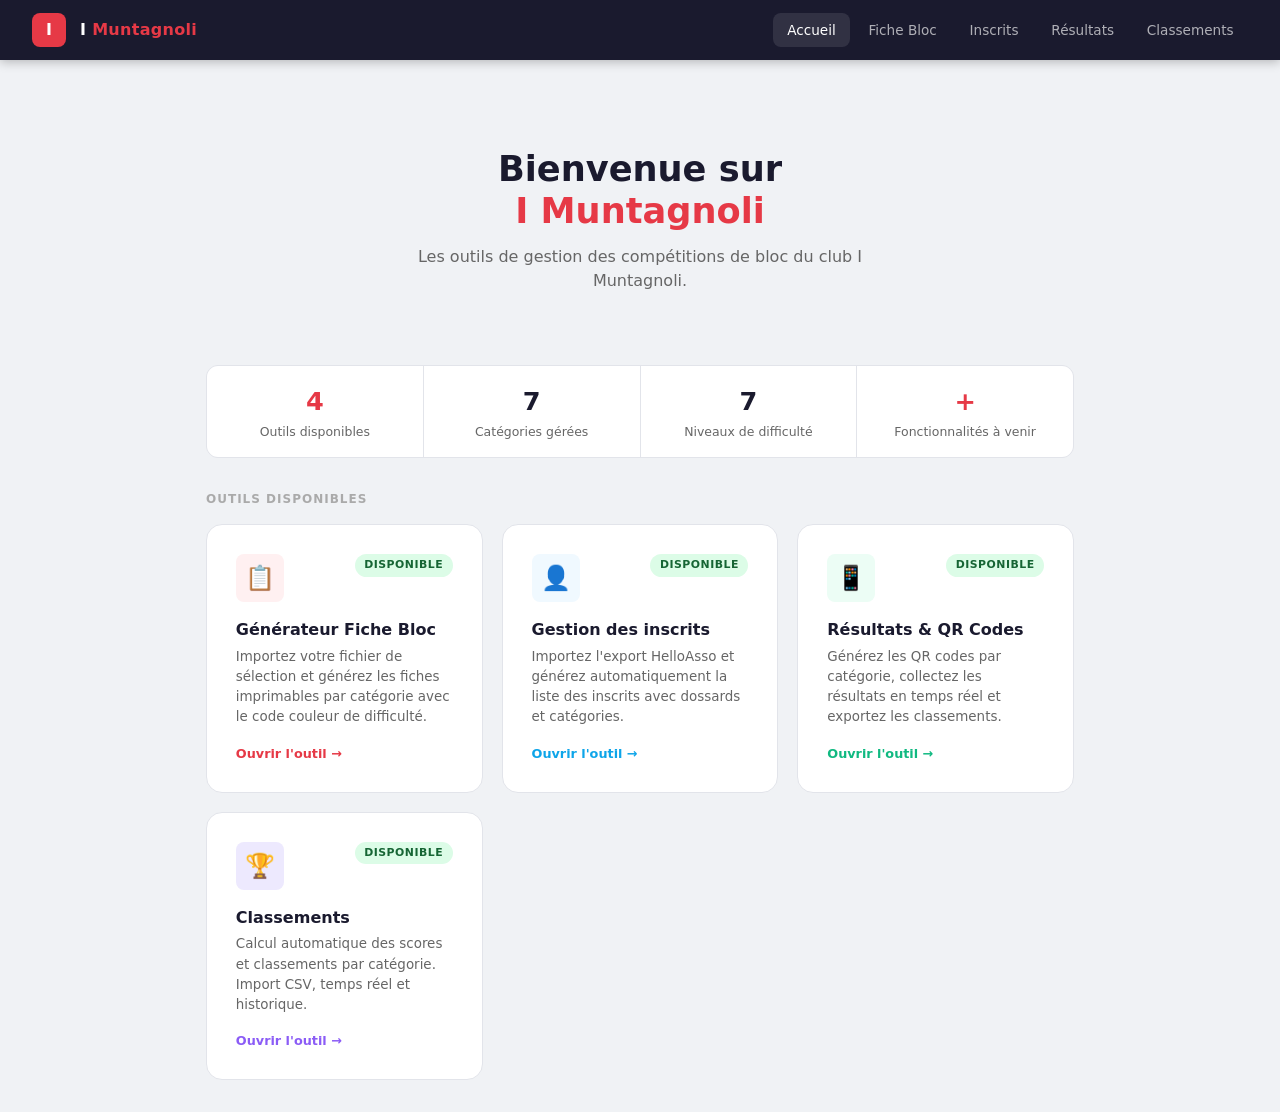
<file: index.html>
<!DOCTYPE html>
<html lang="fr">
<head>
<meta charset="UTF-8">
<meta name="viewport" content="width=device-width, initial-scale=1.0">
<title>I Muntagnoli — Accueil</title>
<link rel="stylesheet" href="styles.css">
<style>
  .hero{text-align:center;padding:3.5rem 1rem 2rem}
  .hero .hero-badge{display:inline-block;background:rgba(230,57,70,0.1);color:var(--accent);font-size:.78rem;font-weight:700;letter-spacing:1px;text-transform:uppercase;padding:.3rem .9rem;border-radius:20px;border:1px solid rgba(230,57,70,0.25);margin-bottom:1.2rem}
  .hero h1{font-size:2.2rem;font-weight:800;color:var(--navy);line-height:1.2;margin-bottom:.8rem}
  .hero h1 span{color:var(--accent)}
  .hero p{font-size:1rem;color:var(--text-muted);max-width:480px;margin:0 auto}
  .app-grid{display:grid;grid-template-columns:repeat(auto-fill,minmax(260px,1fr));gap:1.2rem;margin-top:1rem}
  .app-tile{background:white;border-radius:var(--radius-lg);padding:1.8rem;border:1.5px solid var(--border);text-decoration:none;color:inherit;display:flex;flex-direction:column;gap:1rem;transition:all .2s;position:relative;overflow:hidden}
  .app-tile::before{content:'';position:absolute;top:0;left:0;right:0;height:3px;background:var(--tile-color,var(--accent));opacity:0;transition:opacity .2s}
  .app-tile:hover{border-color:var(--tile-color,var(--accent));box-shadow:var(--shadow-md);transform:translateY(-2px)}
  .app-tile:hover::before{opacity:1}
  .tile-icon{width:48px;height:48px;border-radius:var(--radius-sm);display:flex;align-items:center;justify-content:center;font-size:1.5rem;background:var(--tile-bg,#fff0f1);flex-shrink:0}
  .tile-header{display:flex;align-items:flex-start;justify-content:space-between;gap:.5rem}
  .tile-badge{font-size:.68rem;font-weight:700;letter-spacing:.5px;text-transform:uppercase;padding:.2rem .6rem;border-radius:20px;white-space:nowrap;flex-shrink:0}
  .badge-live{background:#dcfce7;color:#166534}
  .app-tile h3{font-size:1rem;font-weight:700;color:var(--navy);margin-bottom:.3rem}
  .app-tile p{font-size:.84rem;color:var(--text-muted);line-height:1.5}
  .tile-footer{margin-top:auto;display:flex;align-items:center;gap:6px;font-size:.8rem;font-weight:600;color:var(--tile-color,var(--accent))}
  .section-title{font-size:.75rem;font-weight:700;color:var(--text-faint);letter-spacing:1px;text-transform:uppercase;margin-bottom:.8rem;margin-top:2rem}
  .stats-bar{display:flex;gap:1px;background:var(--border);border-radius:var(--radius-md);overflow:hidden;margin-top:2.5rem;border:1px solid var(--border)}
  .stat-item{flex:1;background:white;padding:1rem 1.5rem;text-align:center}
  .stat-item .val{font-size:1.6rem;font-weight:800;color:var(--navy);display:block}
  .stat-item .val span{color:var(--accent)}
  .stat-item .lbl{font-size:.78rem;color:var(--text-muted);margin-top:2px}
  @media(max-width:600px){.hero h1{font-size:1.6rem}.stats-bar{flex-direction:column}.app-grid{grid-template-columns:1fr}}
</style>
</head>
<body>

<header class="app-header">
  <a href="index.html" class="logo">I</a>
  <span class="brand">I <span>Muntagnoli</span></span>
  <nav>
    <a href="index.html" class="active">Accueil</a>
    <a href="fiche-bloc.html">Fiche Bloc</a>
    <a href="inscrits.html">Inscrits</a>
    <a href="resultats.html">Résultats</a>
    <a href="classements.html">Classements</a>
  </nav>
</header>

<div class="container">

  <div class="hero">
    <h1>Bienvenue sur<br><span>I Muntagnoli</span></h1>
    <p>Les outils de gestion des compétitions de bloc du club I Muntagnoli.</p>
  </div>

  <div class="stats-bar">
    <div class="stat-item"><span class="val"><span>4</span></span><div class="lbl">Outils disponibles</div></div>
    <div class="stat-item"><span class="val">7</span><div class="lbl">Catégories gérées</div></div>
    <div class="stat-item"><span class="val">7</span><div class="lbl">Niveaux de difficulté</div></div>
    <div class="stat-item"><span class="val"><span>+</span></span><div class="lbl">Fonctionnalités à venir</div></div>
  </div>

  <div class="section-title">Outils disponibles</div>

  <div class="app-grid">

    <a href="fiche-bloc.html" class="app-tile" style="--tile-color:#e63946;--tile-bg:#fff0f1;">
      <div class="tile-header">
        <div class="tile-icon">📋</div>
        <span class="tile-badge badge-live">Disponible</span>
      </div>
      <div>
        <h3>Générateur Fiche Bloc</h3>
        <p>Importez votre fichier de sélection et générez les fiches imprimables par catégorie avec le code couleur de difficulté.</p>
      </div>
      <div class="tile-footer">Ouvrir l'outil →</div>
    </a>

    <a href="inscrits.html" class="app-tile" style="--tile-color:#0ea5e9;--tile-bg:#f0f9ff;">
      <div class="tile-header">
        <div class="tile-icon">👤</div>
        <span class="tile-badge badge-live">Disponible</span>
      </div>
      <div>
        <h3>Gestion des inscrits</h3>
        <p>Importez l'export HelloAsso et générez automatiquement la liste des inscrits avec dossards et catégories.</p>
      </div>
      <div class="tile-footer">Ouvrir l'outil →</div>
    </a>

    <a href="resultats.html" class="app-tile" style="--tile-color:#10b981;--tile-bg:#ecfdf5;">
      <div class="tile-header">
        <div class="tile-icon">📱</div>
        <span class="tile-badge badge-live">Disponible</span>
      </div>
      <div>
        <h3>Résultats &amp; QR Codes</h3>
        <p>Générez les QR codes par catégorie, collectez les résultats en temps réel et exportez les classements.</p>
      </div>
      <div class="tile-footer">Ouvrir l'outil →</div>
    </a>

    <a href="classements.html" class="app-tile" style="--tile-color:#8b5cf6;--tile-bg:#ede9fe;">
      <div class="tile-header">
        <div class="tile-icon">🏆</div>
        <span class="tile-badge badge-live">Disponible</span>
      </div>
      <div>
        <h3>Classements</h3>
        <p>Calcul automatique des scores et classements par catégorie. Import CSV, temps réel et historique.</p>
      </div>
      <div class="tile-footer">Ouvrir l'outil →</div>
    </a>

  </div>

</div>

</body>
</html>
</file>
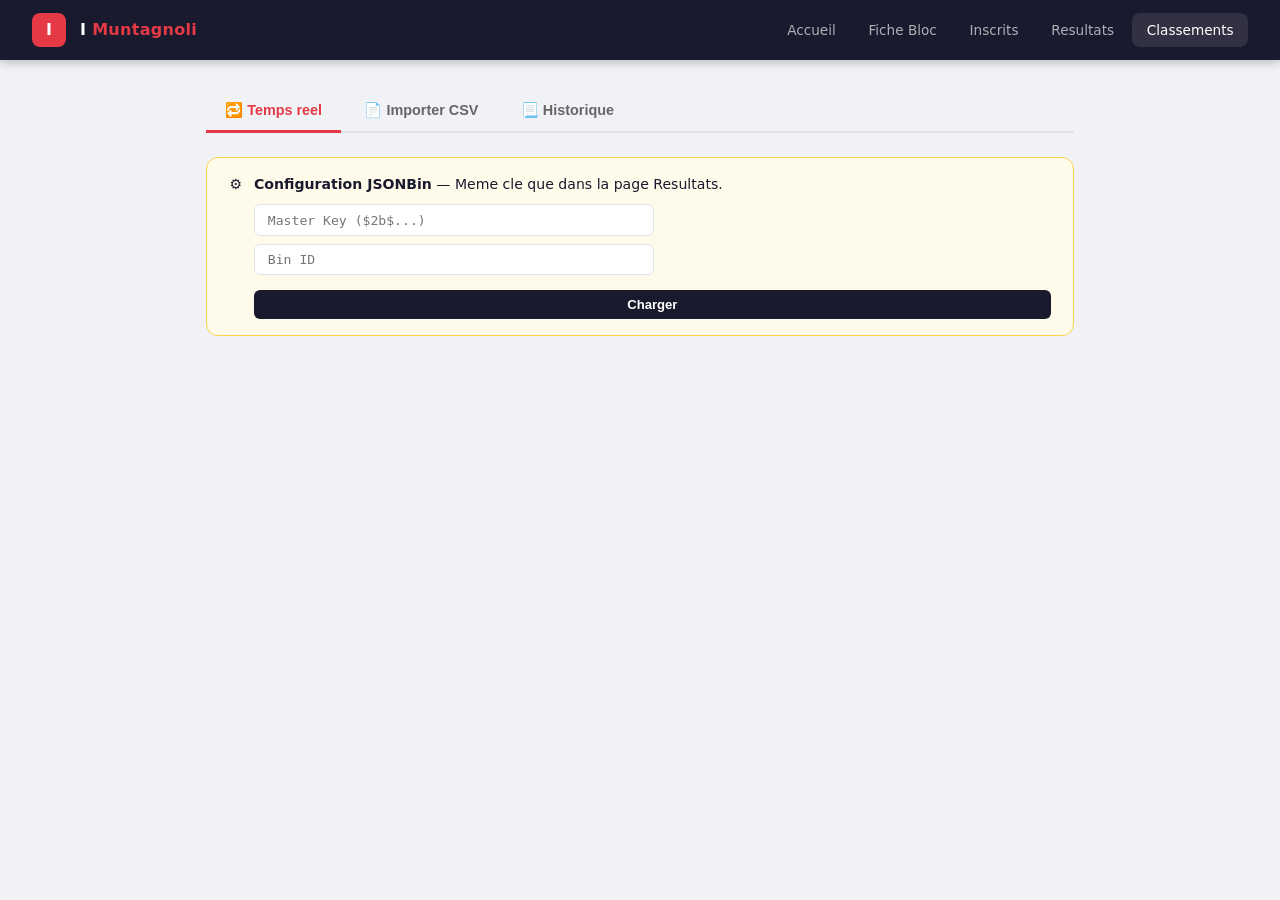
<file: classements.html>
<!DOCTYPE html>
<html lang="fr">
<head>
<meta charset="UTF-8">
<meta name="viewport" content="width=device-width, initial-scale=1.0">
<title>I Muntagnoli - Classements</title>
<link rel="stylesheet" href="styles.css">
<style>
/* ---- Tabs ---- */
.tabs{display:flex;gap:4px;border-bottom:2px solid var(--border);margin-bottom:1.5rem}
.tab{padding:.65rem 1.2rem;border:none;background:none;font-size:.9rem;font-weight:600;color:var(--text-muted);cursor:pointer;border-bottom:3px solid transparent;margin-bottom:-2px;transition:all .15s}
.tab:hover{color:var(--navy)}
.tab.active{color:var(--accent);border-bottom-color:var(--accent)}
.tab-panel{display:none}
.tab-panel.active{display:block}

/* ---- Config ---- */
.config-banner{background:#fffbeb;border:1px solid #fcd34d;border-radius:var(--radius-md);padding:1rem 1.4rem;margin-bottom:1.5rem;display:flex;align-items:flex-start;gap:12px;font-size:.88rem}
.config-banner.ok{background:var(--green-bg);border-color:var(--green-border)}
.config-inputs{display:flex;flex-direction:column;gap:.5rem;margin-top:.6rem}
.config-input{padding:.45rem .8rem;border:1.5px solid var(--border);border-radius:6px;font-size:.82rem;font-family:monospace;outline:none;width:100%;max-width:400px}
.config-input:focus{border-color:var(--accent)}
.btn-config{margin-top:.4rem;padding:.45rem 1.2rem;background:var(--navy);color:white;border:none;border-radius:6px;font-size:.82rem;font-weight:600;cursor:pointer}

/* ---- Import zone ---- */
.import-row{display:grid;grid-template-columns:1fr 1fr;gap:1rem;margin-bottom:1rem}
@media(max-width:640px){.import-row{grid-template-columns:1fr}}
.mini-drop{border:2px dashed var(--border);border-radius:10px;padding:1.2rem 1rem;text-align:center;cursor:pointer;transition:all .2s;background:#fafbfc;font-size:.85rem;color:var(--text-muted)}
.mini-drop:hover{border-color:var(--accent);background:#fff5f5}
.mini-drop .icon{font-size:1.5rem;display:block;margin-bottom:.4rem}
.mini-drop input{display:none}
.mini-drop.loaded{border-color:var(--green-border);background:var(--green-bg);color:var(--green-text)}
.mini-drop .status{font-size:.72rem;margin-top:.3rem;color:#666}

/* ---- Filtres ---- */
.filter-bar{display:flex;gap:.5rem;flex-wrap:wrap;margin-bottom:1.2rem;align-items:center}
.cat-pill{padding:.35rem .9rem;border-radius:20px;border:1.5px solid var(--border);background:white;font-size:.82rem;font-weight:600;cursor:pointer;color:var(--text-muted);transition:all .15s}
.cat-pill:hover{border-color:var(--accent);color:var(--accent)}
.cat-pill.active{border-color:var(--accent);background:var(--accent);color:white}

/* ---- Tableau classement ---- */
.rank-table{width:100%;border-collapse:collapse;font-size:.86rem}
.rank-table thead th{background:var(--navy);color:white;padding:10px 14px;text-align:left;font-size:.75rem;text-transform:uppercase;letter-spacing:.5px;white-space:nowrap}
.rank-table tbody tr{border-bottom:1px solid #f0f0f0;transition:background .1s}
.rank-table tbody tr:hover{background:#f8f9ff}
.rank-table tbody td{padding:10px 14px;vertical-align:middle}
.rank-1 td:first-child{font-size:1.3rem}
.rank-2 td:first-child{font-size:1.2rem}
.rank-3 td:first-child{font-size:1.1rem}
.score-val{font-weight:800;font-size:1rem;color:var(--navy)}
.score-sub{font-size:.75rem;color:var(--text-muted);display:block}
.blocs-bar{display:flex;gap:3px;flex-wrap:wrap;margin-top:4px}
.bloc-chip{display:inline-flex;align-items:center;justify-content:center;width:22px;height:22px;border-radius:5px;font-size:.65rem;font-weight:800;border:1px solid rgba(0,0,0,.1)}
.sexe-badge{display:inline-block;padding:2px 7px;border-radius:4px;font-size:.7rem;font-weight:700}
.sexe-F,.sexe-D{background:#fce7f3;color:#9d174d}
.sexe-H,.sexe-M{background:#dbeafe;color:#1e40af}

/* ---- Stats recap ---- */
.recap-grid{display:grid;grid-template-columns:repeat(auto-fill,minmax(110px,1fr));gap:.8rem;margin-bottom:1.2rem}
.recap-card{background:white;border-radius:var(--radius-sm);padding:.8rem;text-align:center;border:1px solid var(--border)}
.recap-card .val{font-size:1.4rem;font-weight:800;color:var(--navy);display:block}
.recap-card .lbl{font-size:.7rem;color:var(--text-muted);text-transform:uppercase;letter-spacing:.4px}

/* ---- Historique ---- */
.history-list{display:flex;flex-direction:column;gap:.8rem}
.history-item{background:white;border-radius:var(--radius-md);padding:1.1rem 1.4rem;border:1.5px solid var(--border);display:flex;align-items:center;gap:1rem;cursor:pointer;transition:all .15s}
.history-item:hover{border-color:var(--accent);box-shadow:var(--shadow-sm)}
.history-item .hi-icon{font-size:1.6rem;flex-shrink:0}
.history-item .hi-info{flex:1}
.history-item .hi-name{font-weight:700;font-size:.95rem;color:var(--navy)}
.history-item .hi-meta{font-size:.78rem;color:var(--text-muted);margin-top:2px}
.history-item .hi-actions{display:flex;gap:.5rem;flex-shrink:0}
.btn-load{padding:.4rem .9rem;background:var(--accent);color:white;border:none;border-radius:6px;font-size:.78rem;font-weight:600;cursor:pointer}
.btn-del{padding:.4rem .7rem;background:#fee2e2;color:#b91c1c;border:none;border-radius:6px;font-size:.78rem;font-weight:600;cursor:pointer}
.btn-del:hover{background:#fca5a5}
.empty-history{text-align:center;padding:2.5rem;color:var(--text-faint);font-size:.9rem}

/* ---- Blocs table ---- */
.blocs-table{width:100%;border-collapse:collapse;font-size:.82rem}
.blocs-table thead th{background:#f4f5f8;color:var(--navy);padding:8px 12px;text-align:left;font-size:.74rem;font-weight:700;text-transform:uppercase}
.blocs-table tbody tr{border-bottom:1px solid #f0f0f0}
.blocs-table tbody tr:hover{background:#f8f9ff}
.blocs-table tbody td{padding:7px 12px}

/* ---- Loading ---- */
.loading-bar{height:4px;background:linear-gradient(90deg,var(--accent) 0%,#fca5a5 50%,var(--accent) 100%);background-size:200% 100%;animation:loading 1.2s linear infinite;border-radius:2px;margin-bottom:1rem}
@keyframes loading{0%{background-position:200% 0}100%{background-position:0 0}}
.action-row{display:flex;gap:.6rem;flex-wrap:wrap;margin-bottom:1rem;align-items:center}
.empty-state{text-align:center;padding:3rem;color:var(--text-faint);font-size:.9rem}

/* ---- Name tag ---- */
.source-tag{display:inline-flex;align-items:center;gap:6px;background:#f0f2f5;border-radius:20px;padding:.3rem .9rem;font-size:.78rem;font-weight:600;color:#555;margin-bottom:1rem}
</style>
</head>
<body>

<header class="app-header">
  <a href="index.html" class="logo">I</a>
  <span class="brand">I <span>Muntagnoli</span></span>
  <nav>
    <a href="index.html">Accueil</a>
    <a href="fiche-bloc.html">Fiche Bloc</a>
    <a href="inscrits.html">Inscrits</a>
    <a href="resultats.html">Resultats</a>
    <a href="classements.html" class="active">Classements</a>
  </nav>
</header>

<div class="container">

  <div class="tabs">
    <button class="tab active" onclick="switchTab('live')">&#128257; Temps reel</button>
    <button class="tab"       onclick="switchTab('csv')">&#128196; Importer CSV</button>
    <button class="tab"       onclick="switchTab('historique')">&#128195; Historique</button>
  </div>

  <!-- ===================== TAB LIVE ===================== -->
  <div class="tab-panel active" id="tab-live">
    <div class="config-banner" id="configBanner">
      <span>&#9881;</span>
      <div style="flex:1">
        <strong>Configuration JSONBin</strong> — Meme cle que dans la page Resultats.
        <div class="config-inputs">
          <input class="config-input" id="inputApiKey" placeholder="Master Key ($2b$...)" type="password">
          <input class="config-input" id="inputBinId"  placeholder="Bin ID">
          <button class="btn-config" onclick="saveConfig()">Charger</button>
        </div>
      </div>
    </div>
    <div id="loadingBarLive" style="display:none"><div class="loading-bar"></div></div>
    <div id="liveSectionInner" style="display:none">
      <div class="source-tag">&#128257; Source : JSONBin en direct</div>
      <div class="filter-bar" id="catFiltersLive"></div>
      <div class="recap-grid" id="recapGridLive"></div>
      <div class="action-row">
        <button class="btn btn-primary" onclick="loadLive()">&#8635; Rafraichir</button>
        <button class="btn btn-secondary" onclick="exportCSV('live')">&#11123; Export CSV</button>
        <button class="btn btn-secondary" onclick="toggleBlocs('live')">&#9650; Stats blocs</button>
        <button class="btn btn-dark" onclick="saveToHistory('live')">&#128190; Sauvegarder</button>
      </div>
      <div class="card" style="padding:0;overflow:hidden">
        <div style="overflow-x:auto"><table class="rank-table"><thead><tr>
          <th>#</th><th>Dossard</th><th>Nom</th><th>Club</th><th>Sexe</th><th>Score</th><th>Blocs</th><th>Detail</th>
        </tr></thead><tbody id="rankBodyLive"></tbody></table></div>
      </div>
      <div class="card" id="blocsCardLive" style="display:none;margin-top:1rem">
        <h2 style="margin-bottom:1rem">Stats blocs</h2>
        <div style="overflow-x:auto"><table class="blocs-table"><thead><tr>
          <th>Bloc</th><th>Couleur</th><th>Reussites</th><th>% Reussite</th><th>Points</th>
        </tr></thead><tbody id="blocsBodyLive"></tbody></table></div>
      </div>
    </div>
  </div>

  <!-- ===================== TAB CSV ===================== -->
  <div class="tab-panel" id="tab-csv">
    <div class="card">
      <h2 style="margin-bottom:1rem">Importer des fichiers CSV</h2>
      <p style="color:var(--text-muted);font-size:.88rem;margin-bottom:1.2rem">
        Importe le CSV des resultats (format export JSONBin ou Google Forms) et le CSV des inscrits pour obtenir le classement complet.
      </p>
      <div class="import-row">
        <div>
          <div style="font-size:.82rem;font-weight:700;margin-bottom:.5rem">CSV Resultats</div>
          <div class="mini-drop" id="dropResultats" onclick="document.getElementById('fileResultats').click()">
            <span class="icon">&#128202;</span>
            resultats_U12.csv
            <div class="status" id="statusResultats"></div>
            <input type="file" id="fileResultats" accept=".csv">
          </div>
        </div>
        <div>
          <div style="font-size:.82rem;font-weight:700;margin-bottom:.5rem">CSV Inscrits (optionnel)</div>
          <div class="mini-drop" id="dropInscrits" onclick="document.getElementById('fileInscrits').click()">
            <span class="icon">&#128101;</span>
            INSCRITS_TOUS.csv
            <div class="status" id="statusInscrits"></div>
            <input type="file" id="fileInscrits" accept=".csv">
          </div>
        </div>
      </div>

      <div style="display:flex;gap:.8rem;align-items:center;flex-wrap:wrap">
        <div style="flex:1;min-width:200px">
          <label style="font-size:.82rem;font-weight:700;display:block;margin-bottom:.3rem">Nom de la session (pour l'historique)</label>
          <input type="text" id="sessionName" class="config-input" style="max-width:100%;font-family:inherit" placeholder="ex: U12 Dames - Open Bloc 2025">
        </div>
        <button class="btn btn-primary" style="margin-top:1.2rem" onclick="computeCSV()">Calculer le classement</button>
      </div>
    </div>

    <div id="loadingBarCSV" style="display:none"><div class="loading-bar"></div></div>
    <div id="csvSectionInner" style="display:none">
      <div class="source-tag">&#128196; Source : fichier CSV importe</div>
      <div class="filter-bar" id="catFiltersCSV"></div>
      <div class="recap-grid" id="recapGridCSV"></div>
      <div class="action-row">
        <button class="btn btn-secondary" onclick="exportCSV('csv')">&#11123; Export CSV</button>
        <button class="btn btn-secondary" onclick="toggleBlocs('csv')">&#9650; Stats blocs</button>
        <button class="btn btn-dark"      onclick="saveToHistory('csv')">&#128190; Sauvegarder dans l'historique</button>
      </div>
      <div class="card" style="padding:0;overflow:hidden">
        <div style="overflow-x:auto"><table class="rank-table"><thead><tr>
          <th>#</th><th>Dossard</th><th>Nom</th><th>Club</th><th>Sexe</th><th>Score</th><th>Blocs</th><th>Detail</th>
        </tr></thead><tbody id="rankBodyCSV"></tbody></table></div>
      </div>
      <div class="card" id="blocsCardCSV" style="display:none;margin-top:1rem">
        <h2 style="margin-bottom:1rem">Stats blocs</h2>
        <div style="overflow-x:auto"><table class="blocs-table"><thead><tr>
          <th>Bloc</th><th>Couleur</th><th>Reussites</th><th>% Reussite</th><th>Points</th>
        </tr></thead><tbody id="blocsBodyCSV"></tbody></table></div>
      </div>
    </div>
  </div>

  <!-- ===================== TAB HISTORIQUE ===================== -->
  <div class="tab-panel" id="tab-historique">
    <div class="card">
      <div style="display:flex;align-items:center;justify-content:space-between;margin-bottom:1rem">
        <h2>Historique des classements</h2>
        <button class="btn btn-secondary" style="font-size:.78rem;padding:.35rem .8rem" onclick="clearHistory()">Tout effacer</button>
      </div>
      <div id="historyList"></div>
    </div>
    <!-- Classement depuis historique -->
    <div id="historySectionInner" style="display:none">
      <div class="source-tag" id="historySourceTag"></div>
      <div class="filter-bar" id="catFiltersHist"></div>
      <div class="recap-grid" id="recapGridHist"></div>
      <div class="action-row">
        <button class="btn btn-secondary" onclick="exportCSV('hist')">&#11123; Export CSV</button>
        <button class="btn btn-secondary" onclick="toggleBlocs('hist')">&#9650; Stats blocs</button>
      </div>
      <div class="card" style="padding:0;overflow:hidden">
        <div style="overflow-x:auto"><table class="rank-table"><thead><tr>
          <th>#</th><th>Dossard</th><th>Nom</th><th>Club</th><th>Sexe</th><th>Score</th><th>Blocs</th><th>Detail</th>
        </tr></thead><tbody id="rankBodyHist"></tbody></table></div>
      </div>
      <div class="card" id="blocsCardHist" style="display:none;margin-top:1rem">
        <h2 style="margin-bottom:1rem">Stats blocs</h2>
        <div style="overflow-x:auto"><table class="blocs-table"><thead><tr>
          <th>Bloc</th><th>Couleur</th><th>Reussites</th><th>% Reussite</th><th>Points</th>
        </tr></thead><tbody id="blocsBodyHist"></tbody></table></div>
      </div>
    </div>
  </div>

</div>

<script>
/* ============================================================
   CONSTANTES
   ============================================================ */
var JSONBIN_URL = 'https://api.jsonbin.io/v3/b/';
var API_KEY = localStorage.getItem('grimpe_api_key') || '';
var BIN_ID  = localStorage.getItem('grimpe_bin_id')  || '';

var COLOR_CSS  = {JAUNE:'#FFFF00',ORANGE:'#FFC000',VERT:'#00B050',BLEU:'#00B0F0',ROUGE:'#FF0000',NOIR:'#111111',WHITE:'#f0f0f0'};
var COLOR_FONT = {JAUNE:'#1a1a2e',ORANGE:'#1a1a2e',VERT:'#fff',BLEU:'#1a1a2e',ROUGE:'#fff',NOIR:'#fff',WHITE:'#1a1a2e'};
var COLOR_LABEL= {JAUNE:'Facile',ORANGE:'Peu diff',VERT:'Moyen',BLEU:'Difficile',ROUGE:'Tres diff',NOIR:'Expert',WHITE:'Elite'};
var DIFF_ORDER  = ['JAUNE','ORANGE','VERT','BLEU','ROUGE','NOIR','WHITE'];
var CAT_ORDER   = ['U07','U09','U11','U13','U15','U17','U19','U21','SENIOR','VETERAN 1','VETERAN 2'];
var SEXE_ORDER  = ['F','H'];

/* ============================================================
   ETAT
   ============================================================ */
var liveData = null;      // {resultats, categoryData}
var csvData  = null;      // resultats parsed from CSV
var histData = null;      // loaded from history
var blocsVisible = {live:false, csv:false, hist:false};
var currentCat   = {live:'TOUS', csv:'TOUS', hist:'TOUS'};
var inscritsMap  = {};    // dossard -> {nom,prenom,sexe,club,categorie}

/* ============================================================
   ONGLETS
   ============================================================ */
function switchTab(tab) {
  var names = ['live','csv','historique'];
  document.querySelectorAll('.tab').forEach(function(t,i){ t.classList.toggle('active', names[i]===tab); });
  document.querySelectorAll('.tab-panel').forEach(function(p){ p.classList.toggle('active', p.id==='tab-'+tab); });
  if (tab === 'historique') renderHistoryList();
}

/* ============================================================
   CONFIG LIVE
   ============================================================ */
if (API_KEY) document.getElementById('inputApiKey').value = API_KEY;
if (BIN_ID)  document.getElementById('inputBinId').value  = BIN_ID;
updateConfigBanner();
if (API_KEY && BIN_ID) loadLive();

function saveConfig() {
  API_KEY = document.getElementById('inputApiKey').value.trim();
  BIN_ID  = document.getElementById('inputBinId').value.trim();
  localStorage.setItem('grimpe_api_key', API_KEY);
  localStorage.setItem('grimpe_bin_id',  BIN_ID);
  updateConfigBanner();
  if (API_KEY && BIN_ID) loadLive();
}
function updateConfigBanner() {
  document.getElementById('configBanner').classList.toggle('ok', !!(API_KEY && BIN_ID));
}

/* ============================================================
   CHARGEMENT LIVE
   ============================================================ */
function loadLive() {
  if (!API_KEY || !BIN_ID) return;
  document.getElementById('loadingBarLive').style.display = 'block';
  document.getElementById('liveSectionInner').style.display = 'none';
  fetch(JSONBIN_URL + BIN_ID + '/latest', {headers:{'X-Master-Key':API_KEY}})
  .then(function(r){ return r.json(); })
  .then(function(d) {
    document.getElementById('loadingBarLive').style.display = 'none';
    liveData = {
      resultats:    (d.record && d.record.resultats)    || [],
      categoryData: (d.record && d.record.categoryData) || {}
    };
    document.getElementById('liveSectionInner').style.display = 'block';
    currentCat.live = 'TOUS';
    renderSection('live', liveData.resultats, liveData.categoryData);
  })
  .catch(function(e) {
    document.getElementById('loadingBarLive').style.display = 'none';
    alert('Erreur : ' + e.message);
  });
}

/* ============================================================
   IMPORT CSV RESULTATS
   ============================================================ */
document.getElementById('fileResultats').addEventListener('change', function(e) {
  var f = e.target.files[0]; if (!f) return;
  var reader = new FileReader();
  reader.onload = function(ev) {
    try {
      csvData = parseResultatsCSV(ev.target.result);
      document.getElementById('dropResultats').classList.add('loaded');
      document.getElementById('dropResultats').querySelector('.icon').textContent = '✅';
      document.getElementById('statusResultats').textContent = csvData.length + ' soumissions';
      if (!document.getElementById('sessionName').value) {
        document.getElementById('sessionName').value = f.name.replace('.csv','');
      }
    } catch(err) {
      document.getElementById('statusResultats').textContent = 'Erreur : ' + err.message;
    }
  };
  reader.readAsText(f, 'UTF-8');
});

document.getElementById('fileInscrits').addEventListener('change', function(e) {
  var f = e.target.files[0]; if (!f) return;
  var reader = new FileReader();
  reader.onload = function(ev) {
    try {
      inscritsMap = parseInscritsCSV(ev.target.result.replace(/^\uFEFF/,''));
      document.getElementById('dropInscrits').classList.add('loaded');
      document.getElementById('dropInscrits').querySelector('.icon').textContent = '✅';
      document.getElementById('statusInscrits').textContent = Object.keys(inscritsMap).length + ' inscrits';
    } catch(err) {
      document.getElementById('statusInscrits').textContent = 'Erreur : ' + err.message;
    }
  };
  reader.readAsText(f, 'UTF-8');
});

function parseResultatsCSV(text) {
  text = text.replace(/^\uFEFF/,'');
  // Detecte separateur , ou ;
  var sep = text.indexOf('","') !== -1 || text.charAt(0) === '"' ? ',' : ';';
  var lines = text.split(/\r?\n/).filter(function(l){ return l.trim(); });
  var header = splitLine(lines[0], sep);
  var results = [];

  lines.slice(1).forEach(function(line) {
    var cols = splitLine(line, sep);
    if (cols.length < 2) return;
    // Format: Horodateur, Dossard, Bloc[X], Bloc[Y]...
    var horodateur = cols[0] || '';
    var dossard    = parseInt(cols[1]);
    if (isNaN(dossard)) return;

    var blocs_valides = {};
    for (var i = 2; i < header.length; i++) {
      var blocNum = extractBlocNum(header[i]);
      if (blocNum) {
        blocs_valides[blocNum] = (cols[i] === '1' || cols[i] === '"1"') ? '1' : '';
      }
    }
    var score = Object.keys(blocs_valides).filter(function(k){ return blocs_valides[k]==='1'; }).length;

    // Info inscrit si disponible
    var inscrit = inscritsMap[String(dossard)] || {};

    results.push({
      horodateur:    horodateur,
      dossard:       dossard,
      nom:           inscrit.nom    || 'Dossard ' + dossard,
      prenom:        inscrit.prenom || '',
      sexe:          inscrit.sexe   || '',
      club:          inscrit.club   || '',
      categorie:     inscrit.categorie || 'N/A',
      blocs_valides: blocs_valides,
      score:         score,
      total_blocs:   Object.keys(blocs_valides).length
    });
  });
  return results;
}

function parseInscritsCSV(text) {
  var lines = text.split(/\r?\n/).filter(function(l){ return l.trim(); });
  var headers = lines[0].split(';').map(function(h){ return h.trim(); });
  var map = {};
  lines.slice(1).forEach(function(line) {
    var cols = line.split(';').map(function(c){ return c.trim(); });
    if (!cols[0]) return;
    var obj = {};
    headers.forEach(function(h,i){ obj[h] = cols[i]||''; });
    map[obj.DOSSARD] = {
      nom: obj.NOM, prenom: obj.PRENOM,
      sexe: obj.SEXE, club: obj.CLUB, categorie: obj.CATEGORIE
    };
  });
  return map;
}

function extractBlocNum(headerStr) {
  var m = headerStr.match(/\[(\d+)\]/);
  return m ? m[1] : null;
}

function splitLine(line, sep) {
  // Gere les champs entre guillemets
  var result = [], cur = '', inQ = false;
  for (var i = 0; i < line.length; i++) {
    var c = line[i];
    if (c === '"') { inQ = !inQ; }
    else if (c === sep && !inQ) { result.push(cur.trim()); cur = ''; }
    else cur += c;
  }
  result.push(cur.trim());
  return result;
}

function computeCSV() {
  if (!csvData) { alert('Importe d\'abord le fichier CSV des resultats.'); return; }
  document.getElementById('loadingBarCSV').style.display = 'block';
  document.getElementById('csvSectionInner').style.display = 'none';

  setTimeout(function() {
    // Re-enrichir avec inscritsMap si charge apres
    var enriched = csvData.map(function(r) {
      var inscrit = inscritsMap[String(r.dossard)];
      if (inscrit) {
        return Object.assign({}, r, {
          nom: inscrit.nom, prenom: inscrit.prenom,
          sexe: inscrit.sexe, club: inscrit.club, categorie: inscrit.categorie
        });
      }
      return r;
    });
    csvData = enriched;

    document.getElementById('loadingBarCSV').style.display = 'none';
    document.getElementById('csvSectionInner').style.display = 'block';
    currentCat.csv = 'TOUS';
    renderSection('csv', csvData, {});
  }, 100);
}

/* ============================================================
   SCORING
   score bloc  = 1000 / nb grimpeurs qui l'ont reussi (par groupe cat+sexe)
   score grimpeur = somme des scores blocs de son groupe
   ============================================================ */

/* Calcule le classement pour UN groupe (liste déjà filtrée + dédupliquée) */
function computeGroupe(deduped, couleurBloc) {
  // Reussites par bloc dans CE groupe uniquement
  var blocReus = {};
  deduped.forEach(function(r) {
    if (!r.blocs_valides) return;
    Object.keys(r.blocs_valides).forEach(function(b) {
      if (r.blocs_valides[b]==='1'||r.blocs_valides[b]===1) blocReus[b]=(blocReus[b]||0)+1;
    });
  });

  // Score par bloc = 1000 / nb reussites dans CE groupe
  var blocScore = {};
  Object.keys(blocReus).forEach(function(b){ blocScore[b] = 1000/blocReus[b]; });

  // Score par grimpeur
  var classement = deduped.map(function(r) {
    var score = 0, nbBlocs = 0;
    var parCouleur = {};
    DIFF_ORDER.forEach(function(col){ parCouleur[col] = {nb:0,blocs:[]}; });
    if (r.blocs_valides) {
      Object.keys(r.blocs_valides).forEach(function(b) {
        if (r.blocs_valides[b]==='1'||r.blocs_valides[b]===1) {
          score   += blocScore[b]||0;
          nbBlocs += 1;
          var col = couleurBloc[String(b)]||'AUTRE';
          if (parCouleur[col]) { parCouleur[col].nb++; parCouleur[col].blocs.push(b); }
        }
      });
    }
    return {
      dossard:r.dossard, nom:r.nom, prenom:r.prenom,
      club:r.club, sexe:r.sexe, categorie:r.categorie,
      score:score, nbBlocs:nbBlocs, parCouleur:parCouleur
    };
  });

  // Tri score DESC puis blocs DESC
  classement.sort(function(a,b){ return b.score!==a.score ? b.score-a.score : b.nbBlocs-a.nbBlocs; });

  // Rangs avec ex-aequo (repart de 1 pour chaque groupe)
  var rang = 1;
  classement.forEach(function(g,i) {
    g.rang = (i>0 && g.score===classement[i-1].score && g.nbBlocs===classement[i-1].nbBlocs)
      ? classement[i-1].rang : rang;
    rang++;
  });

  return {classement:classement, blocReus:blocReus, blocScore:blocScore};
}

function computeClassement(resultats, categoryData, cat) {
  // Couleurs depuis categoryData
  var couleurBloc = {};
  Object.keys(categoryData).forEach(function(c) {
    if (categoryData[c] && categoryData[c].blocs) {
      categoryData[c].blocs.forEach(function(b){ couleurBloc[String(b.bloc)] = b.couleur; });
    }
  });

  // Dédupliquer par dossard (dernière soumission)
  function dedupList(list) {
    var last = {};
    list.forEach(function(r) {
      var key = r.dossard + '-' + (r.categorie||'');
      if (!last[key] || r.horodateur > last[key].horodateur) last[key] = r;
    });
    return Object.keys(last).map(function(k){ return last[k]; });
  }

  if (cat !== 'TOUS') {
    // Catégorie spécifique : séparer F et H, calculer séparément, fusionner avec séparateur
    var list = resultats.filter(function(r){ return r.categorie === cat; });
    var deduped = dedupList(list);

    var groupes = [];
    SEXE_ORDER.forEach(function(sexe) {
      var sub = deduped.filter(function(r){ return r.sexe === sexe; });
      if (!sub.length) return;
      var g = computeGroupe(sub, couleurBloc);
      g.label = cat + ' — ' + (sexe === 'F' ? 'Femmes' : 'Hommes');
      g.total = sub.length;
      groupes.push(g);
    });

    // Si un seul sexe présent, pas besoin de séparateur
    if (groupes.length <= 1) {
      var res = groupes[0] || {classement:[], blocReus:{}, blocScore:{}};
      res.couleurBloc = couleurBloc;
      res.total = deduped.length;
      res.groupes = null;
      return res;
    }

    return {
      groupes:   groupes,
      couleurBloc: couleurBloc,
      total:     deduped.length,
      // Pour compatibilité recap : agréger
      classement: groupes.reduce(function(a,g){ return a.concat(g.classement); }, []),
      blocReus:  groupes[0].blocReus, // approximation pour recap
      blocScore: groupes[0].blocScore,
    };
  }

  // TOUS : calculer par groupe cat+sexe, conserver les scores isolés
  var allDeduped = dedupList(resultats);
  var groupes = [];

  // Récupérer toutes les catégories présentes dans les données,
  // triées selon CAT_ORDER si connues, puis les inconnues à la fin
  var catsPresentes = [];
  allDeduped.forEach(function(r) {
    if (r.categorie && catsPresentes.indexOf(r.categorie) === -1) catsPresentes.push(r.categorie);
  });
  catsPresentes.sort(function(a, b) {
    var ia = CAT_ORDER.indexOf(a), ib = CAT_ORDER.indexOf(b);
    if (ia === -1 && ib === -1) return a.localeCompare(b);
    if (ia === -1) return 1;
    if (ib === -1) return -1;
    return ia - ib;
  });

  catsPresentes.forEach(function(cat) {
    // Récupérer les sexes présents pour cette catégorie
    var sexesPresents = [];
    allDeduped.forEach(function(r) {
      if (r.categorie === cat && r.sexe && sexesPresents.indexOf(r.sexe) === -1) sexesPresents.push(r.sexe);
    });
    // Trier F avant H
    sexesPresents.sort(function(a,b){ return SEXE_ORDER.indexOf(a) - SEXE_ORDER.indexOf(b); });

    sexesPresents.forEach(function(sexe) {
      var sub = allDeduped.filter(function(r){ return r.categorie === cat && r.sexe === sexe; });
      if (!sub.length) return;
      var g = computeGroupe(sub, couleurBloc);
      g.label = cat + ' — ' + (sexe === 'F' ? 'Femmes' : sexe === 'H' ? 'Hommes' : sexe);
      g.total = sub.length;
      groupes.push(g);
    });
  });

  // Grimpeurs sans catégorie ou sans sexe
  var orphelins = allDeduped.filter(function(r){ return !r.categorie || !r.sexe; });
  if (orphelins.length) {
    var g = computeGroupe(orphelins, couleurBloc);
    g.label = 'Sans catégorie';
    g.total = orphelins.length;
    groupes.push(g);
  }

  return {
    groupes:    groupes,
    couleurBloc: couleurBloc,
    total:      allDeduped.length,
    classement: groupes.reduce(function(a,g){ return a.concat(g.classement); }, []),
    blocReus:   groupes.length ? groupes[0].blocReus : {},
    blocScore:  groupes.length ? groupes[0].blocScore : {},
  };
}

/* ============================================================
   RENDU SECTION (live / csv / hist)
   ============================================================ */
function renderSection(mode, resultats, categoryData) {
  var cat = currentCat[mode];

  // Filtres categories
  var cats = ['TOUS'];
  resultats.forEach(function(r){ if(r.categorie && cats.indexOf(r.categorie)===-1) cats.push(r.categorie); });
  document.getElementById('catFilters'+cap(mode)).innerHTML = cats.map(function(c) {
    return '<button class="cat-pill '+(c===cat?'active':'')+'" onclick="setCat(\''+mode+'\',\''+c+'\',this)">'+c+'</button>';
  }).join('');

  var res = computeClassement(resultats, categoryData, cat);
  renderRecap(mode, res);
  renderRankTable(mode, res);
  if (blocsVisible[mode]) renderBlocsTable(mode, res);
}

function cap(s){ return s.charAt(0).toUpperCase()+s.slice(1); }

function setCat(mode, cat, btn) {
  currentCat[mode] = cat;
  document.querySelectorAll('#catFilters'+cap(mode)+' .cat-pill').forEach(function(p){ p.classList.remove('active'); });
  btn.classList.add('active');
  var resultats = getResultats(mode);
  var catData   = getCatData(mode);
  var res = computeClassement(resultats, catData, cat);
  renderRecap(mode, res);
  renderRankTable(mode, res);
  if (blocsVisible[mode]) renderBlocsTable(mode, res);
}

function getResultats(mode) {
  if (mode==='live') return liveData ? liveData.resultats : [];
  if (mode==='csv')  return csvData  || [];
  if (mode==='hist') return histData ? histData.resultats : [];
  return [];
}
function getCatData(mode) {
  if (mode==='live') return liveData ? liveData.categoryData : {};
  if (mode==='hist') return histData ? (histData.categoryData||{}) : {};
  return {};
}

function renderRecap(mode, res) {
  var cl = res.classement;
  var maxScore = cl.length ? cl[0].score : 0;
  var avgBlocs = cl.length ? Math.round(cl.reduce(function(s,g){ return s+g.nbBlocs; },0)/cl.length*10)/10 : 0;
  document.getElementById('recapGrid'+cap(mode)).innerHTML =
    '<div class="recap-card"><span class="val">'+cl.length+'</span><div class="lbl">Grimpeurs</div></div>'
   +'<div class="recap-card"><span class="val">'+(maxScore?maxScore.toFixed(0):0)+'</span><div class="lbl">Meilleur score</div></div>'
   +'<div class="recap-card"><span class="val">'+avgBlocs+'</span><div class="lbl">Moy. blocs</div></div>'
   +'<div class="recap-card"><span class="val">'+Object.keys(res.blocReus).length+'</span><div class="lbl">Blocs realises</div></div>';
}

function renderAthleteRow(g) {
  var chips = '';
  DIFF_ORDER.forEach(function(c) {
    if (g.parCouleur[c]&&g.parCouleur[c].nb>0) {
      chips += '<span class="bloc-chip" style="background:'+(COLOR_CSS[c]||'#ccc')+';color:'+(COLOR_FONT[c]||'#000')+'" title="'+COLOR_LABEL[c]+'">'+g.parCouleur[c].nb+'</span>';
    }
  });
  var sexeBadge = g.sexe ? '<span class="sexe-badge sexe-'+g.sexe+'">'+g.sexe+'</span>' : '—';
  var medals    = ['🥇','🥈','🥉'];
  var rankDisp  = medals[g.rang-1]||g.rang;
  return '<tr class="'+(g.rang<=3?'rank-'+g.rang:'')+'">'
    +'<td style="font-weight:800;font-size:1rem">'+rankDisp+'</td>'
    +'<td style="font-weight:700;color:var(--accent)">'+g.dossard+'</td>'
    +'<td><strong>'+g.nom+'</strong> <span style="color:#888;font-size:.82rem">'+g.prenom+'</span>'
    +(g.categorie&&g.categorie!=='N/A'?'<br><span style="font-size:.75rem;color:#aaa">'+g.categorie+'</span>':'')+'</td>'
    +'<td style="font-size:.82rem;color:var(--text-muted)">'+g.club+'</td>'
    +'<td>'+sexeBadge+'</td>'
    +'<td><span class="score-val">'+g.score.toFixed(1)+'</span><span class="score-sub">'+g.nbBlocs+' bloc'+(g.nbBlocs>1?'s':'')+'</span></td>'
    +'<td style="font-weight:700">'+g.nbBlocs+'</td>'
    +'<td><div class="blocs-bar">'+chips+'</div></td>'
    +'</tr>';
}

function renderRankTable(mode, res) {
  var tbody = document.getElementById('rankBody'+cap(mode));

  if (res.groupes && res.groupes.length) {
    // Affichage multi-groupes avec séparateur par groupe
    var html = '';
    res.groupes.forEach(function(grp) {
      // Séparateur titre de groupe
      html += '<tr><td colspan="8" style="'
        + 'background:var(--navy);color:white;font-weight:700;font-size:.82rem;'
        + 'padding:8px 14px;letter-spacing:.5px;text-transform:uppercase">'
        + grp.label + ' — ' + grp.total + ' grimpeur' + (grp.total>1?'s':'')
        + '</td></tr>';
      if (!grp.classement.length) {
        html += '<tr><td colspan="8" style="color:#aaa;padding:8px 14px;font-size:.82rem">Aucun résultat</td></tr>';
      } else {
        grp.classement.forEach(function(g){ html += renderAthleteRow(g); });
      }
    });
    tbody.innerHTML = html || '<tr><td colspan="8" class="empty-state">Aucun résultat.</td></tr>';
    return;
  }

  // Catégorie unique sans séparateur
  var cl = res.classement;
  if (!cl.length) {
    tbody.innerHTML = '<tr><td colspan="8" class="empty-state">Aucun resultat.</td></tr>';
    return;
  }
  tbody.innerHTML = cl.map(renderAthleteRow).join('');
}

function renderBlocsTable(mode, res) {
  var entries = Object.keys(res.blocReus).map(function(b) {
    return {bloc:b, nb:res.blocReus[b], score:res.blocScore[b], couleur:res.couleurBloc[String(b)]||'AUTRE'};
  });
  entries.sort(function(a,b) {
    var da=DIFF_ORDER.indexOf(a.couleur)===-1?99:DIFF_ORDER.indexOf(a.couleur);
    var db=DIFF_ORDER.indexOf(b.couleur)===-1?99:DIFF_ORDER.indexOf(b.couleur);
    return da!==db?da-db:parseInt(a.bloc)-parseInt(b.bloc);
  });
  var total = res.total;
  document.getElementById('blocsBody'+cap(mode)).innerHTML = entries.map(function(e) {
    var pct=total?Math.round(e.nb/total*100):0;
    var bg=COLOR_CSS[e.couleur]||'#ccc', fg=COLOR_FONT[e.couleur]||'#000';
    return '<tr>'
      +'<td style="font-weight:700">'+e.bloc+'</td>'
      +'<td><span style="background:'+bg+';color:'+fg+';padding:2px 8px;border-radius:4px;font-size:.75rem;font-weight:700">'+(COLOR_LABEL[e.couleur]||e.couleur)+'</span></td>'
      +'<td>'+e.nb+' / '+total+'</td>'
      +'<td><div style="display:flex;align-items:center;gap:8px"><div style="width:'+pct+'px;max-width:100px;height:7px;background:'+bg+';border-radius:3px"></div><span>'+pct+'%</span></div></td>'
      +'<td style="font-weight:700">'+e.score.toFixed(1)+'</td>'
      +'</tr>';
  }).join('');
}

function toggleBlocs(mode) {
  blocsVisible[mode] = !blocsVisible[mode];
  document.getElementById('blocsCard'+cap(mode)).style.display = blocsVisible[mode]?'block':'none';
  if (blocsVisible[mode]) {
    var res = computeClassement(getResultats(mode), getCatData(mode), currentCat[mode]);
    renderBlocsTable(mode, res);
  }
}

/* ============================================================
   HISTORIQUE (localStorage)
   ============================================================ */
var HISTORY_KEY = 'imuntagnoli_classements_history';

function getHistory() {
  try { return JSON.parse(localStorage.getItem(HISTORY_KEY)) || []; } catch(e){ return []; }
}
function setHistory(h) {
  try { localStorage.setItem(HISTORY_KEY, JSON.stringify(h)); } catch(e){}
}

function saveToHistory(mode) {
  var name = document.getElementById('sessionName') ? document.getElementById('sessionName').value.trim() : '';
  if (!name) name = 'Classement ' + new Date().toLocaleDateString('fr-FR');
  var resultats    = getResultats(mode);
  var categoryData = getCatData(mode);
  if (!resultats.length) { alert('Aucun resultat a sauvegarder.'); return; }

  var history = getHistory();
  history.unshift({
    id:          Date.now(),
    name:        name,
    date:        new Date().toLocaleDateString('fr-FR') + ' ' + new Date().toLocaleTimeString('fr-FR',{hour:'2-digit',minute:'2-digit'}),
    nbResultats: resultats.length,
    resultats:   resultats,
    categoryData:categoryData
  });
  // Garde max 20 entrees
  if (history.length > 20) history = history.slice(0, 20);
  setHistory(history);
  alert('Classement sauvegarde : "' + name + '"');
  renderHistoryList();
}

function renderHistoryList() {
  var history = getHistory();
  var el = document.getElementById('historyList');
  if (!history.length) {
    el.innerHTML = '<div class="empty-history">&#128202; Aucun classement sauvegarde.<br>Calcule un classement et clique "Sauvegarder".</div>';
    return;
  }
  el.innerHTML = '<div class="history-list">'
    + history.map(function(h) {
      return '<div class="history-item">'
        +'<div class="hi-icon">&#128202;</div>'
        +'<div class="hi-info">'
        +'<div class="hi-name">'+h.name+'</div>'
        +'<div class="hi-meta">'+h.date+' &bull; '+h.nbResultats+' soumissions</div>'
        +'</div>'
        +'<div class="hi-actions">'
        +'<button class="btn-load" onclick="loadFromHistory('+h.id+')">Charger</button>'
        +'<button class="btn-del"  onclick="deleteFromHistory('+h.id+')">&#128465;</button>'
        +'</div>'
        +'</div>';
    }).join('')
    + '</div>';
}

function loadFromHistory(id) {
  var history = getHistory();
  var entry = null;
  for (var i = 0; i < history.length; i++) {
    if (history[i].id === id) { entry = history[i]; break; }
  }
  if (!entry) return;
  histData = {resultats: entry.resultats, categoryData: entry.categoryData||{}};
  document.getElementById('historySectionInner').style.display = 'block';
  document.getElementById('historySourceTag').innerHTML = '&#128195; ' + entry.name + ' — ' + entry.date;
  currentCat.hist = 'TOUS';
  blocsVisible.hist = false;
  document.getElementById('blocsCardHist').style.display = 'none';
  renderSection('hist', histData.resultats, histData.categoryData);
}

function deleteFromHistory(id) {
  if (!confirm('Supprimer ce classement ?')) return;
  var history = getHistory().filter(function(h){ return h.id !== id; });
  setHistory(history);
  renderHistoryList();
}

function clearHistory() {
  if (!confirm('Effacer tout l\'historique ?')) return;
  setHistory([]);
  renderHistoryList();
  document.getElementById('historySectionInner').style.display = 'none';
}

/* ============================================================
   EXPORT CSV
   ============================================================ */
function exportCSV(mode) {
  var resultats = getResultats(mode);
  var catData   = getCatData(mode);
  var res = computeClassement(resultats, catData, currentCat[mode]);
  var cl  = res.classement;
  if (!cl.length) { alert('Aucun resultat a exporter.'); return; }

  var header = ['RANG','SCORE','DOSSARD','NOM','PRENOM','SEXE','CATEGORIE','CLUB','NOMBRE_BLOCS',
    'NB_JAUNE','NB_ORANGE','NB_VERT','NB_BLEU','NB_ROUGE','NB_NOIR','NB_BLANC'];
  var rows = cl.map(function(g) {
    var pc = g.parCouleur;
    return [g.rang, g.score.toFixed(2), g.dossard, g.nom, g.prenom,
      g.sexe, g.categorie, g.club, g.nbBlocs,
      pc.JAUNE.nb, pc.ORANGE.nb, pc.VERT.nb, pc.BLEU.nb, pc.ROUGE.nb, pc.NOIR.nb, (pc.WHITE||{nb:0}).nb
    ].join(';');
  });

  var csv = '\uFEFF' + header.join(';') + '\r\n' + rows.join('\r\n');
  var blob = new Blob([csv], {type:'text/csv;charset=utf-8;'});
  var a = document.createElement('a');
  a.href = URL.createObjectURL(blob);
  a.download = 'classement_' + (currentCat[mode]==='TOUS'?'tous':currentCat[mode]) + '.csv';
  a.click();
}
</script>
</body>
</html>
</file>
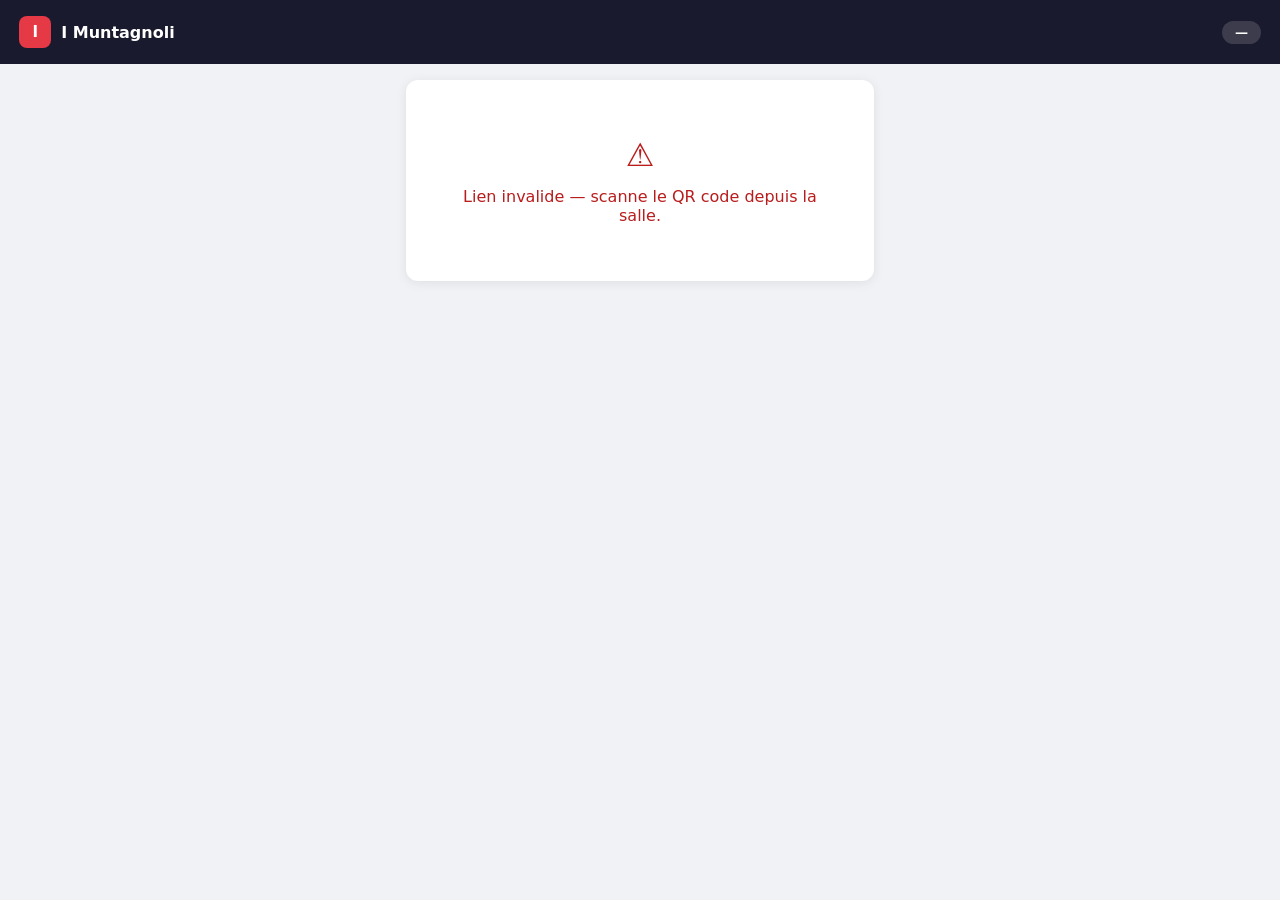
<file: formulaire.html>
<!DOCTYPE html>
<html lang="fr">
<head>
<meta charset="UTF-8">
<meta name="viewport" content="width=device-width, initial-scale=1.0, user-scalable=no">
<title>I Muntagnoli - Saisie</title>
<style>
*,*::before,*::after{box-sizing:border-box;margin:0;padding:0}
:root{--accent:#e63946;--navy:#1a1a2e;--bg:#f0f2f5;--surface:#fff;--border:#e2e4ea;--radius:12px}
body{font-family:'Segoe UI',system-ui,sans-serif;background:var(--bg);min-height:100vh;color:var(--navy)}
.header{background:var(--navy);color:white;padding:1rem 1.2rem;display:flex;align-items:center;gap:10px;position:sticky;top:0;z-index:10}
.header .logo{width:32px;height:32px;background:var(--accent);border-radius:8px;display:flex;align-items:center;justify-content:center;font-weight:800;font-size:15px;flex-shrink:0}
.header h1{font-size:1rem;font-weight:700}
.header .cat-tag{margin-left:auto;background:rgba(255,255,255,0.15);padding:.25rem .8rem;border-radius:20px;font-size:.82rem;font-weight:700}
.wrap{padding:1rem;max-width:500px;margin:0 auto}
.card{background:var(--surface);border-radius:var(--radius);padding:1.4rem;box-shadow:0 2px 12px rgba(0,0,0,.08);margin-bottom:1rem}
.card-title{font-size:.75rem;font-weight:700;color:#888;text-transform:uppercase;letter-spacing:.8px;margin-bottom:.9rem}

/* ---- Loading screen ---- */
.loading-card{text-align:center;padding:2.5rem 1.5rem}
.spinner{width:48px;height:48px;border:5px solid #f0f0f0;border-top-color:var(--accent);border-radius:50%;animation:spin .8s linear infinite;margin:0 auto 1.2rem}
@keyframes spin{to{transform:rotate(360deg)}}
.loading-title{font-size:1rem;font-weight:700;color:var(--navy);margin-bottom:.4rem}
.loading-sub{font-size:.82rem;color:#888;margin-bottom:1.2rem}
.loading-dots span{display:inline-block;width:8px;height:8px;background:var(--accent);border-radius:50%;margin:0 3px;animation:dot .9s ease-in-out infinite}
.loading-dots span:nth-child(2){animation-delay:.2s}
.loading-dots span:nth-child(3){animation-delay:.4s}
@keyframes dot{0%,80%,100%{transform:scale(0);opacity:.3}40%{transform:scale(1);opacity:1}}
.timeout-msg{display:none;margin-top:1.2rem;padding:1rem;background:#fff0f0;border:1px solid #fca5a5;border-radius:8px;font-size:.85rem;color:#b91c1c}
.timeout-msg.show{display:block}
.btn-retry{margin-top:.8rem;padding:.6rem 1.4rem;background:var(--accent);color:white;border:none;border-radius:8px;font-size:.88rem;font-weight:700;cursor:pointer;width:100%}

/* ---- Cache badge ---- */
.cache-badge{display:inline-flex;align-items:center;gap:5px;background:#f0fff4;border:1px solid #86efac;color:#166534;padding:.3rem .8rem;border-radius:20px;font-size:.72rem;font-weight:600;margin-bottom:.8rem}
.cache-badge .dot{width:7px;height:7px;background:#22c55e;border-radius:50%}
.btn-refresh{background:none;border:1px solid #86efac;color:#166534;padding:.2rem .6rem;border-radius:6px;font-size:.7rem;cursor:pointer;margin-left:4px}
.btn-refresh:hover{background:#dcfce7}

/* ---- Dossard select ---- */
.dossard-select{width:100%;padding:.9rem 1rem;font-size:1.3rem;font-weight:700;text-align:center;border:2px solid var(--border);border-radius:10px;outline:none;color:var(--navy);background:white;cursor:pointer;appearance:none;-webkit-appearance:none}
.dossard-select:focus{border-color:var(--accent)}
.select-wrap{position:relative}
.select-wrap::after{content:'▼';position:absolute;right:14px;top:50%;transform:translateY(-50%);color:#aaa;font-size:.8rem;pointer-events:none}
.athlete-info{display:none;background:#f0fff4;border:1px solid #86efac;border-radius:8px;padding:.8rem 1rem;margin-top:.8rem;font-size:.9rem}
.athlete-info.show{display:flex;align-items:center;gap:10px}
.athlete-info strong{display:block;font-size:1rem}
.athlete-info span{color:#555;font-size:.82rem}

/* ---- Blocs ---- */
.blocs-grid{display:flex;flex-direction:column;gap:8px}
.bloc-row{display:flex;align-items:center;gap:12px;padding:10px 14px;border-radius:10px;cursor:pointer;transition:all .15s;user-select:none;-webkit-tap-highlight-color:transparent;border:2px solid transparent;background:#fafbfc}
.bloc-row:hover{background:#f0f2f5;border-color:rgba(0,0,0,.08)}
.bloc-row.checked{border-color:rgba(0,0,0,.2);background:white}
.bloc-row:active{transform:scale(.99)}
.bloc-checkbox{width:24px;height:24px;border-radius:6px;border:2px solid rgba(0,0,0,.2);display:flex;align-items:center;justify-content:center;flex-shrink:0;transition:all .15s;font-size:1rem}
.bloc-row.checked .bloc-checkbox{background:rgba(0,0,0,.15);border-color:rgba(0,0,0,.3)}
.bloc-color{width:38px;height:38px;border-radius:8px;display:flex;flex-direction:column;align-items:center;justify-content:center;flex-shrink:0;border:1px solid rgba(0,0,0,.1)}
.bloc-color .num{font-size:1rem;font-weight:800;line-height:1}
.bloc-color .diff{font-size:.5rem;font-weight:700;opacity:.8;margin-top:2px;text-transform:uppercase;letter-spacing:.3px}
.bloc-label{flex:1}
.bloc-label .bloc-name{font-size:.92rem;font-weight:700;color:#1a1a2e}
.bloc-label .bloc-diff{font-size:.75rem;color:#888;margin-top:1px}
.c-JAUNE{background:#FFFF00;color:#1a1a2e}
.c-ORANGE{background:#FFC000;color:#1a1a2e}
.c-VERT{background:#00B050;color:white}
.c-BLEU{background:#00B0F0;color:#1a1a2e}
.c-ROUGE{background:#FF0000;color:white}
.c-NOIR{background:#111;color:white}
.c-WHITE{background:#f0f0f0;color:#1a1a2e;border:2px solid #ddd}
.progress-wrap{background:#f0f0f0;border-radius:20px;height:8px;margin:.8rem 0 .4rem;overflow:hidden}
.progress-bar{height:100%;background:var(--accent);border-radius:20px;transition:width .3s}
.progress-label{font-size:.78rem;color:#888;text-align:right}
.legend{display:flex;flex-wrap:wrap;gap:6px;margin-top:1rem;padding-top:1rem;border-top:1px solid #f0f0f0}
.legend-item{display:flex;align-items:center;gap:5px;font-size:.72rem;color:#555}
.legend-dot{width:14px;height:14px;border-radius:4px;flex-shrink:0;border:1px solid rgba(0,0,0,.1)}

/* ---- Boutons ---- */
.btn-submit{width:100%;padding:1.1rem;background:var(--accent);color:white;border:none;border-radius:10px;font-size:1.1rem;font-weight:700;cursor:pointer;transition:all .2s;margin-top:.5rem}
.btn-submit:disabled{background:#ccc;cursor:not-allowed}
.btn-submit:not(:disabled):hover{background:#c1121f}
.error-msg{color:#b91c1c;background:#fff0f0;border:1px solid #fca5a5;border-radius:8px;padding:.7rem 1rem;font-size:.85rem;margin-top:.8rem;display:none}
.error-msg.show{display:block}

/* ---- Succes ---- */
.success-screen{display:none;text-align:center;padding:3rem 1.5rem}
.success-screen.show{display:block}
.success-screen .big-icon{font-size:4rem;margin-bottom:1rem}
.success-screen h2{font-size:1.4rem;font-weight:800;margin-bottom:.5rem}
.success-screen p{color:#666;font-size:.95rem;margin-bottom:1.5rem}

/* ---- Spinner envoi ---- */
.spinner-overlay{display:none;position:fixed;inset:0;background:rgba(0,0,0,.35);align-items:center;justify-content:center;z-index:999}
.spinner-overlay.show{display:flex}
.spinner-box{background:white;border-radius:12px;padding:1.5rem 2rem;text-align:center;font-weight:600;font-size:.95rem}
.spinner-sm{width:28px;height:28px;border:4px solid #f0f0f0;border-top-color:var(--navy);border-radius:50%;animation:spin .8s linear infinite;margin:0 auto .8rem}
</style>
</head>
<body>

<div class="spinner-overlay" id="spinnerOverlay">
  <div class="spinner-box">
    <div class="spinner-sm"></div>
    Envoi en cours...
  </div>
</div>

<div class="header">
  <div class="logo">I</div>
  <h1>I Muntagnoli</h1>
  <span class="cat-tag" id="headerCat">—</span>
</div>

<div class="wrap">

  <!-- Ecran chargement -->
  <div class="card loading-card" id="loadingScreen">
    <div class="spinner"></div>
    <div class="loading-title">Chargement en cours</div>
    <div class="loading-sub">Recuperation des donnees...</div>
    <div class="loading-dots"><span></span><span></span><span></span></div>
    <div class="timeout-msg" id="timeoutMsg">
      Le chargement prend plus de temps que prevu.<br>
      Verifie ta connexion internet.
      <button class="btn-retry" onclick="retryLoad()">Reessayer</button>
    </div>
  </div>

  <!-- Formulaire -->
  <div id="formScreen" style="display:none">

    <div class="card" id="dossardCard">
      <div class="card-title">Ton numero de dossard</div>
      <div id="cacheBadge" style="display:none">
        <div class="cache-badge">
          <div class="dot"></div>
          Donnees en cache
          <button class="btn-refresh" onclick="forceRefresh()">Actualiser</button>
        </div>
      </div>
      <div class="select-wrap">
        <select class="dossard-select" id="dossardSelect" onchange="onDossardChange()">
          <option value="">-- Selectionne ton dossard --</option>
        </select>
      </div>
      <div class="athlete-info" id="athleteInfo">
        <span style="font-size:1.2rem">👤</span>
        <div>
          <strong id="athleteName">—</strong>
          <span id="athleteDetails">—</span>
        </div>
      </div>
      <div class="error-msg" id="dossardError">Dossard introuvable.</div>
    </div>

    <div class="card" id="blocsCard" style="display:none">
      <div class="card-title">Coche les blocs que tu as reussis</div>
      <div class="blocs-grid" id="blocsGrid"></div>
      <div class="progress-wrap">
        <div class="progress-bar" id="progressBar" style="width:0%"></div>
      </div>
      <div class="progress-label" id="progressLabel">0 / 0 blocs</div>
      <div class="legend" id="legend"></div>
    </div>

    <button class="btn-submit" id="btnSubmit" disabled onclick="submitForm()">Envoyer mes resultats</button>
    <div class="error-msg" id="submitError"></div>

  </div>

  <!-- Succes -->
  <div class="card success-screen" id="successScreen">
    <div class="big-icon">🏆</div>
    <h2>Merci !</h2>
    <p id="successMsg">Tes blocs ont bien ete enregistres.</p>
    <p style="color:#666;font-size:.85rem;margin-top:1rem">A bientot !</p>
    <button class="btn-submit" style="margin-top:1.5rem;background:var(--navy)" onclick="retourResultats()">← Retour aux résultats</button>
  </div>

</div>

<script>
var JSONBIN_URL = 'https://api.jsonbin.io/v3/b/';
var params     = new URLSearchParams(window.location.search);
var CATEGORIE  = params.get('cat') || '';
var API_KEY    = params.get('k')   || '';
var BIN_ID     = params.get('b')   || '';
var CACHE_KEY  = 'imuntagnoli_' + BIN_ID + '_' + CATEGORIE;
var CACHE_TTL  = 30 * 60 * 1000; // 30 minutes

var blocs          = [];
var inscrits       = [];
var checked        = {};
var currentAthlete = null;
var timeoutHandle  = null;
var fromCache      = false;

var COLOR_LABELS = {JAUNE:'Facile',ORANGE:'Peu diff',VERT:'Moyen',BLEU:'Difficile',ROUGE:'Tres diff',NOIR:'Expert',WHITE:'Elite'};
var COLOR_FONT  = {JAUNE:'#1a1a2e',ORANGE:'#1a1a2e',VERT:'#fff',BLEU:'#1a1a2e',ROUGE:'#fff',NOIR:'#fff',WHITE:'#1a1a2e'};
var COLOR_CSS    = {JAUNE:'#FFFF00',ORANGE:'#FFC000',VERT:'#00B050',BLEU:'#00B0F0',ROUGE:'#FF0000',NOIR:'#111111',WHITE:'#f0f0f0'};

document.getElementById('headerCat').textContent = CATEGORIE || '—';

if (!CATEGORIE || !API_KEY || !BIN_ID) {
  showGlobalError('Lien invalide — scanne le QR code depuis la salle.');
} else {
  loadData();
}

/* ============================================================
   CHARGEMENT DES DONNEES
   ============================================================ */
function loadData() {
  // 1. Essayer le cache d'abord (chargement instantane)
  var cached = getCache();
  if (cached) {
    fromCache = true;
    applyData(cached.blocs, cached.inscrits);
    document.getElementById('cacheBadge').style.display = 'block';
    // Rafraichir en arriere-plan silencieusement
    fetchFromNetwork(true);
    return;
  }

  // 2. Pas de cache : charger depuis le reseau
  // Timeout apres 8 secondes
  timeoutHandle = setTimeout(function() {
    document.getElementById('timeoutMsg').classList.add('show');
  }, 8000);

  fetchFromNetwork(false);
}

function fetchFromNetwork(silent) {
  fetch(JSONBIN_URL + BIN_ID + '/latest', {
    headers: {'X-Master-Key': API_KEY}
  })
  .then(function(r) {
    if (!r.ok) throw new Error('Erreur serveur ' + r.status);
    return r.json();
  })
  .then(function(d) {
    clearTimeout(timeoutHandle);

    if (d.record && d.record.sessionEnded) {
      if (!silent) showGlobalError('Session terminee — Les resultats ne peuvent plus etre soumis.');
      return;
    }

    var catData = d.record && d.record.categoryData && d.record.categoryData[CATEGORIE];
    if (!catData) {
      if (!silent) showGlobalError('Donnees introuvables pour ' + CATEGORIE + '. Regenere les QR codes dans la page Resultats.');
      return;
    }

    var newBlocs    = catData.blocs    || [];
    var newInscrits = catData.inscrits || [];

    // Sauvegarder en cache
    setCache(newBlocs, newInscrits);

    if (silent) {
      // Mise a jour silencieuse : juste rafraichir la liste dossards si necessaire
      inscrits = newInscrits;
      blocs    = newBlocs;
      buildDossardSelect();
    } else {
      applyData(newBlocs, newInscrits);
    }
  })
  .catch(function(e) {
    clearTimeout(timeoutHandle);
    if (!silent) {
      // Si on a du cache, l'afficher malgre l'erreur reseau
      var cached = getCache();
      if (cached) {
        fromCache = true;
        applyData(cached.blocs, cached.inscrits);
        document.getElementById('cacheBadge').style.display = 'block';
      } else {
        showGlobalError('Erreur de connexion : ' + e.message + '<br><br><button class="btn-retry" onclick="retryLoad()">Reessayer</button>');
      }
    }
  });
}

function applyData(b, i) {
  blocs    = b;
  inscrits = i;
  document.getElementById('loadingScreen').style.display = 'none';
  document.getElementById('formScreen').style.display    = 'block';
  buildDossardSelect();
  renderBlocs();
}

function retryLoad() {
  document.getElementById('timeoutMsg').classList.remove('show');
  clearTimeout(timeoutHandle);
  timeoutHandle = setTimeout(function() {
    document.getElementById('timeoutMsg').classList.add('show');
  }, 8000);
  fetchFromNetwork(false);
}

function forceRefresh() {
  clearCache();
  document.getElementById('cacheBadge').style.display = 'none';
  document.getElementById('loadingScreen').style.display = 'block';
  document.getElementById('formScreen').style.display    = 'none';
  timeoutHandle = setTimeout(function() {
    document.getElementById('timeoutMsg').classList.add('show');
  }, 8000);
  fetchFromNetwork(false);
}

/* ============================================================
   CACHE localStorage
   ============================================================ */
function setCache(b, i) {
  try {
    localStorage.setItem(CACHE_KEY, JSON.stringify({
      blocs: b, inscrits: i, ts: Date.now()
    }));
  } catch(e) {}
}

function getCache() {
  try {
    var raw = localStorage.getItem(CACHE_KEY);
    if (!raw) return null;
    var data = JSON.parse(raw);
    // Cache valide pendant 30 minutes
    if (Date.now() - data.ts > CACHE_TTL) { clearCache(); return null; }
    return data;
  } catch(e) { return null; }
}

function clearCache() {
  try { localStorage.removeItem(CACHE_KEY); } catch(e) {}
}

/* ============================================================
   UI
   ============================================================ */
function showGlobalError(msg) {
  clearTimeout(timeoutHandle);
  document.getElementById('loadingScreen').innerHTML =
    '<div style="color:#b91c1c;text-align:center;padding:1rem">'
    + '<div style="font-size:2rem;margin-bottom:.8rem">⚠️</div>'
    + msg + '</div>';
}

function buildDossardSelect() {
  var sel = document.getElementById('dossardSelect');
  var currentVal = sel.value;
  sel.innerHTML = '<option value="">-- Selectionne ton dossard --</option>';
  inscrits.slice().sort(function(a,b){ return a.DOSSARD - b.DOSSARD; }).forEach(function(a) {
    var opt = document.createElement('option');
    opt.value = a.DOSSARD;
    opt.textContent = a.DOSSARD + ' — ' + a.NOM + ' ' + a.PRENOM;
    sel.appendChild(opt);
  });
  if (currentVal) sel.value = currentVal;
}

function onDossardChange() {
  var val    = parseInt(document.getElementById('dossardSelect').value);
  var infoEl = document.getElementById('athleteInfo');
  var cardEl = document.getElementById('blocsCard');
  var errEl  = document.getElementById('dossardError');

  if (!val) {
    infoEl.classList.remove('show');
    cardEl.style.display = 'none';
    currentAthlete = null;
    updateSubmitBtn();
    return;
  }
  var athlete = null;
  for (var i = 0; i < inscrits.length; i++) {
    if (Number(inscrits[i].DOSSARD) === val) { athlete = inscrits[i]; break; }
  }
  if (athlete) {
    currentAthlete = athlete;
    document.getElementById('athleteName').textContent    = athlete.NOM + ' ' + athlete.PRENOM;
    document.getElementById('athleteDetails').textContent = (athlete.CLUB || '') + (athlete.CATEGORIE ? ' — ' + athlete.CATEGORIE : '');
    infoEl.classList.add('show');
    errEl.classList.remove('show');
    cardEl.style.display = 'block';
    checked = {};
    document.querySelectorAll('.bloc-row').forEach(function(b){ b.classList.remove('checked'); });
  document.querySelectorAll('.bloc-checkbox').forEach(function(c){ c.innerHTML = ''; });
    updateProgress();
  } else {
    currentAthlete = null;
    infoEl.classList.remove('show');
    errEl.classList.add('show');
    cardEl.style.display = 'none';
  }
  updateSubmitBtn();
}

function renderBlocs() {
  var grid = document.getElementById('blocsGrid');
  if (!blocs.length) {
    grid.innerHTML = '<p style="color:#888;font-size:.88rem">Aucun bloc configure.</p>';
    return;
  }
  var html = '';
  blocs.forEach(function(b) {
    var bg  = COLOR_CSS[b.couleur]    || '#ccc';
    var fg  = COLOR_FONT[b.couleur]   || '#000';
    var lbl = COLOR_LABELS[b.couleur] || b.couleur;
    html += '<div class="bloc-row" id="bloc-' + b.bloc + '">'
          + '<div class="bloc-checkbox" id="chk-' + b.bloc + '"></div>'
          + '<div class="bloc-color" style="background:' + bg + ';color:' + fg + '">'
          + '<span class="num">' + b.bloc + '</span>'
          + '</div>'
          + '<div class="bloc-label">'
          + '<div class="bloc-name">Bloc ' + b.bloc + '</div>'
          + '</div>'
          + '</div>';
  });
  grid.innerHTML = html;
  blocs.forEach(function(b) {
    var el = document.getElementById('bloc-' + b.bloc);
    if (el) {
      el.addEventListener('click',    function(){ toggleBloc(b.bloc); });
      el.addEventListener('touchend', function(e){ e.preventDefault(); toggleBloc(b.bloc); });
    }
  });
  var seen = [], legendHtml = '';
  blocs.forEach(function(b) {
    if (seen.indexOf(b.couleur) === -1) {
      seen.push(b.couleur);
      legendHtml += '<div class="legend-item">'
        + '<div class="legend-dot" style="background:' + (COLOR_CSS[b.couleur]||'#ccc') + '"></div>'
        + (COLOR_LABELS[b.couleur] || b.couleur) + '</div>';
    }
  });
  document.getElementById('legend').innerHTML = legendHtml;
  updateProgress();
}

function toggleBloc(num) {
  checked[num] = !checked[num];
  var row = document.getElementById('bloc-' + num);
  var chk = document.getElementById('chk-'  + num);
  if (row) row.classList.toggle('checked', !!checked[num]);
  if (chk) chk.innerHTML = checked[num] ? '✓' : '';
  updateProgress();
  updateSubmitBtn();
}

function updateProgress() {
  var total = blocs.length;
  var done  = Object.keys(checked).filter(function(k){ return checked[k]; }).length;
  document.getElementById('progressBar').style.width    = (total ? done/total*100 : 0) + '%';
  document.getElementById('progressLabel').textContent  = done + ' / ' + total + ' blocs';
}

function updateSubmitBtn() {
  document.getElementById('btnSubmit').disabled = !currentAthlete;
}

/* ============================================================
   RETOUR RESULTATS
   ============================================================ */
function retourResultats() {
  var url = 'resultats.html?tab=qrcodes&k=' + encodeURIComponent(API_KEY) + '&b=' + encodeURIComponent(BIN_ID);
  window.location.href = url;
}

/* ============================================================
   SOUMISSION
   ============================================================ */
function pad(n){ return n < 10 ? '0'+n : ''+n; }

function submitForm() {
  if (!currentAthlete) return;
  document.getElementById('submitError').classList.remove('show');
  document.getElementById('spinnerOverlay').classList.add('show');

  var now = new Date();
  var horodateur = now.getFullYear() + '/' + pad(now.getMonth()+1) + '/' + pad(now.getDate())
    + ' ' + pad(now.getHours()) + ':' + pad(now.getMinutes()) + ':' + pad(now.getSeconds());

  var bv = {};
  blocs.forEach(function(b){ bv[b.bloc] = checked[b.bloc] ? '1' : ''; });

  var row = {
    horodateur:    horodateur,
    dossard:       currentAthlete.DOSSARD,
    nom:           currentAthlete.NOM,
    prenom:        currentAthlete.PRENOM,
    categorie:     CATEGORIE,
    club:          currentAthlete.CLUB  || '',
    sexe:          currentAthlete.SEXE  || '',
    blocs_valides: bv,
    score:         Object.keys(checked).filter(function(k){ return checked[k]; }).length,
    total_blocs:   blocs.length
  };

  fetch(JSONBIN_URL + BIN_ID + '/latest', { headers: {'X-Master-Key': API_KEY} })
  .then(function(r){ return r.json(); })
  .then(function(data) {
    if (data.record && data.record.sessionEnded) throw new Error('Session terminee.');
    var existing = (data.record && data.record.resultats) ? data.record.resultats : [];
    existing.push(row);
    var fullData = data.record || {};
    fullData.resultats = existing;
    return fetch(JSONBIN_URL + BIN_ID, {
      method:  'PUT',
      headers: {'Content-Type':'application/json','X-Master-Key': API_KEY},
      body:    JSON.stringify(fullData)
    });
  })
  .then(function() {
    var s = row.score;
    document.getElementById('successMsg').textContent =
      s + ' bloc' + (s>1?'s':'') + ' valide' + (s>1?'s':'') + ' enregistre' + (s>1?'s':'') + ' pour le dossard ' + currentAthlete.DOSSARD + '.';
    document.getElementById('formScreen').style.display = 'none';
    document.getElementById('successScreen').classList.add('show');
  })
  .catch(function(err) {
    var e = document.getElementById('submitError');
    e.textContent = 'Erreur : ' + err.message + ' — Verifie ta connexion et reessaie.';
    e.classList.add('show');
  })
  .finally(function() {
    document.getElementById('spinnerOverlay').classList.remove('show');
  });
}
</script>
</body>
</html>
</file>
<file: styles.css>
/* ============================================================
   I MUNTAGNOLI — Feuille de styles partagée
   ============================================================ */

/* --- Reset & Base ----------------------------------------- */
*, *::before, *::after { box-sizing: border-box; margin: 0; padding: 0; }

:root {
  --accent:       #e63946;
  --accent-dark:  #c1121f;
  --navy:         #1a1a2e;
  --navy-mid:     #2d2d4e;
  --bg:           #f0f2f5;
  --surface:      #ffffff;
  --border:       #e2e4ea;
  --text:         #1a1a2e;
  --text-muted:   #666;
  --text-faint:   #aaa;
  --green-bg:     #f0fff4;
  --green-border: #86efac;
  --green-text:   #166534;
  --red-bg:       #fff0f0;
  --red-border:   #fca5a5;
  --red-text:     #b91c1c;
  --radius-sm:    8px;
  --radius-md:    12px;
  --radius-lg:    16px;
  --shadow-sm:    0 2px 8px rgba(0,0,0,0.07);
  --shadow-md:    0 4px 20px rgba(0,0,0,0.10);
}

body {
  font-family: 'Segoe UI', system-ui, sans-serif;
  background: var(--bg);
  min-height: 100vh;
  color: var(--text);
  line-height: 1.5;
}

/* --- Header ----------------------------------------------- */
.app-header {
  background: var(--navy);
  color: white;
  padding: 0 2rem;
  height: 60px;
  display: flex;
  align-items: center;
  gap: 14px;
  box-shadow: 0 2px 10px rgba(0,0,0,0.25);
  position: sticky;
  top: 0;
  z-index: 100;
}

.app-header .logo {
  width: 34px; height: 34px;
  background: var(--accent);
  border-radius: var(--radius-sm);
  display: flex; align-items: center; justify-content: center;
  font-weight: 800; font-size: 16px; color: white;
  flex-shrink: 0;
  text-decoration: none;
}

.app-header .brand { font-size: 1rem; font-weight: 700; letter-spacing: 0.3px; }
.app-header .brand span { color: var(--accent); }

.app-header nav {
  margin-left: auto;
  display: flex;
  gap: 4px;
}

.app-header nav a {
  color: rgba(255,255,255,0.65);
  text-decoration: none;
  font-size: 0.85rem;
  padding: 0.4rem 0.9rem;
  border-radius: var(--radius-sm);
  transition: all 0.15s;
}
.app-header nav a:hover,
.app-header nav a.active {
  color: white;
  background: rgba(255,255,255,0.1);
}

/* --- Layout ----------------------------------------------- */
.container {
  max-width: 900px;
  margin: 0 auto;
  padding: 2rem 1rem;
}

.container-wide {
  max-width: 1100px;
  margin: 0 auto;
  padding: 2rem 1rem;
}

/* --- Card ------------------------------------------------- */
.card {
  background: var(--surface);
  border-radius: var(--radius-md);
  padding: 2rem;
  box-shadow: var(--shadow-sm);
  margin-bottom: 1.5rem;
  border: 1px solid rgba(0,0,0,0.04);
}

.card h2 {
  font-size: 1rem;
  font-weight: 600;
  color: var(--text);
  margin-bottom: 1.2rem;
  display: flex;
  align-items: center;
  gap: 8px;
}

.card h2 .step {
  width: 26px; height: 26px;
  background: var(--navy);
  color: white;
  border-radius: 50%;
  display: flex; align-items: center; justify-content: center;
  font-size: 0.75rem;
  font-weight: 700;
  flex-shrink: 0;
}

/* --- Buttons ---------------------------------------------- */
.btn {
  display: inline-flex;
  align-items: center;
  justify-content: center;
  gap: 8px;
  padding: 0.7rem 1.4rem;
  border-radius: var(--radius-sm);
  font-size: 0.9rem;
  font-weight: 600;
  cursor: pointer;
  transition: all 0.15s;
  border: none;
  text-decoration: none;
}

.btn-primary {
  background: var(--accent);
  color: white;
}
.btn-primary:hover { background: var(--accent-dark); }
.btn-primary:disabled { background: #ccc; cursor: not-allowed; }

.btn-secondary {
  background: white;
  color: var(--navy);
  border: 2px solid var(--border);
}
.btn-secondary:hover { border-color: var(--accent); color: var(--accent); }

.btn-dark {
  background: var(--navy);
  color: white;
}
.btn-dark:hover { background: var(--navy-mid); }

.btn-full {
  width: 100%;
  padding: 1rem;
  font-size: 1rem;
  letter-spacing: 0.3px;
  border-radius: var(--radius-sm);
}

/* --- Status messages -------------------------------------- */
.status {
  display: none;
  align-items: center;
  gap: 10px;
  padding: 0.9rem 1.2rem;
  border-radius: var(--radius-sm);
  font-size: 0.9rem;
  margin-top: 1rem;
}
.status.error   { background: var(--red-bg);   border: 1px solid var(--red-border);   color: var(--red-text);   display: flex; }
.status.success { background: var(--green-bg); border: 1px solid var(--green-border); color: var(--green-text); display: flex; }

/* --- File drop zone --------------------------------------- */
.drop-zone {
  border: 2px dashed #c5c9d6;
  border-radius: var(--radius-sm);
  padding: 2.5rem;
  text-align: center;
  cursor: pointer;
  transition: all 0.2s;
  background: #fafbfc;
}
.drop-zone:hover, .drop-zone.drag-over {
  border-color: var(--accent);
  background: #fff5f5;
}
.drop-zone .icon { font-size: 2.5rem; margin-bottom: 0.8rem; display: block; }
.drop-zone p { color: var(--text-muted); font-size: 0.9rem; }
.drop-zone p strong { color: var(--text); }
.drop-zone input { display: none; }

/* --- File info banner ------------------------------------- */
.file-info {
  display: none;
  align-items: center;
  gap: 12px;
  padding: 0.9rem 1.2rem;
  background: var(--green-bg);
  border: 1px solid var(--green-border);
  border-radius: var(--radius-sm);
  margin-top: 1rem;
}
.file-info.show  { display: flex; }
.file-info .fname { font-weight: 600; font-size: 0.9rem; color: var(--green-text); }
.file-info .fsize { font-size: 0.78rem; color: #4ade80; }
.file-info .check { color: #22c55e; font-size: 1.2rem; }

/* --- Category grid ---------------------------------------- */
.cat-grid {
  display: grid;
  grid-template-columns: repeat(auto-fill, minmax(110px, 1fr));
  gap: 10px;
  margin-top: 0.5rem;
}
.cat-btn {
  padding: 0.65rem 0.5rem;
  border: 2px solid var(--border);
  border-radius: var(--radius-sm);
  background: white;
  cursor: pointer;
  font-size: 0.88rem;
  font-weight: 600;
  color: #444;
  transition: all 0.15s;
  text-align: center;
}
.cat-btn:hover { border-color: var(--accent); color: var(--accent); background: #fff5f5; }
.cat-btn.selected { border-color: var(--accent); background: var(--accent); color: white; }
.cat-btn .count {
  display: block;
  font-size: 0.72rem;
  font-weight: 400;
  margin-top: 2px;
  opacity: 0.75;
}

/* --- Preview / result ------------------------------------- */
.preview-section { display: none; }
.preview-section.show { display: block; }

.preview-info {
  display: flex;
  gap: 0.7rem;
  flex-wrap: wrap;
  margin-bottom: 1.2rem;
}
.info-pill {
  background: #f4f5f8;
  border-radius: 20px;
  padding: 0.35rem 0.9rem;
  font-size: 0.82rem;
  color: #555;
}
.info-pill strong { color: var(--text); }

.action-row { display: flex; align-items: center; flex-wrap: wrap; gap: 0.6rem; }

/* --- Bloc table preview ----------------------------------- */
.bloc-preview { margin-top: 1.2rem; overflow-x: auto; }
.bloc-preview table {
  border-collapse: collapse;
  font-size: 0.8rem;
  min-width: 300px;
  width: 100%;
}
.bloc-preview th {
  background: var(--navy);
  color: white;
  padding: 6px 12px;
  text-align: left;
  font-weight: 600;
}
.bloc-preview td { padding: 6px 12px; border-bottom: 1px solid #eee; }
.bloc-preview tr:nth-child(even) td { background: #f9f9f9; }
.bloc-preview tr:hover td { background: #f0f4ff; }

.diff-badge {
  display: inline-block;
  padding: 3px 10px;
  border-radius: 5px;
  font-size: 0.75rem;
  font-weight: 700;
  border: 1px solid rgba(0,0,0,0.12);
  min-width: 110px;
  text-align: center;
  letter-spacing: 0.3px;
}

/* --- Legend ----------------------------------------------- */
.legend {
  display: flex;
  flex-wrap: wrap;
  gap: 8px;
  margin: 1rem 0 0.5rem;
  padding: 0.9rem 1.1rem;
  background: #f8f9fb;
  border-radius: var(--radius-sm);
  border: 1px solid #e8eaed;
}
.legend-title {
  width: 100%;
  font-size: 0.78rem;
  font-weight: 600;
  color: #888;
  text-transform: uppercase;
  letter-spacing: 0.5px;
  margin-bottom: 4px;
}
.legend-item { display: flex; align-items: center; gap: 7px; font-size: 0.82rem; color: #444; }
.legend-swatch {
  width: 28px; height: 18px;
  border-radius: 4px;
  border: 1px solid rgba(0,0,0,0.15);
  flex-shrink: 0;
}

/* --- Disabled step overlay -------------------------------- */
.step-disabled { opacity: 0.4; pointer-events: none; }

/* --- Responsive ------------------------------------------- */
@media (max-width: 600px) {
  .card { padding: 1.2rem; }
  .app-header { padding: 0 1rem; }
  .app-header nav a { padding: 0.4rem 0.6rem; font-size: 0.8rem; }
}
</file>
